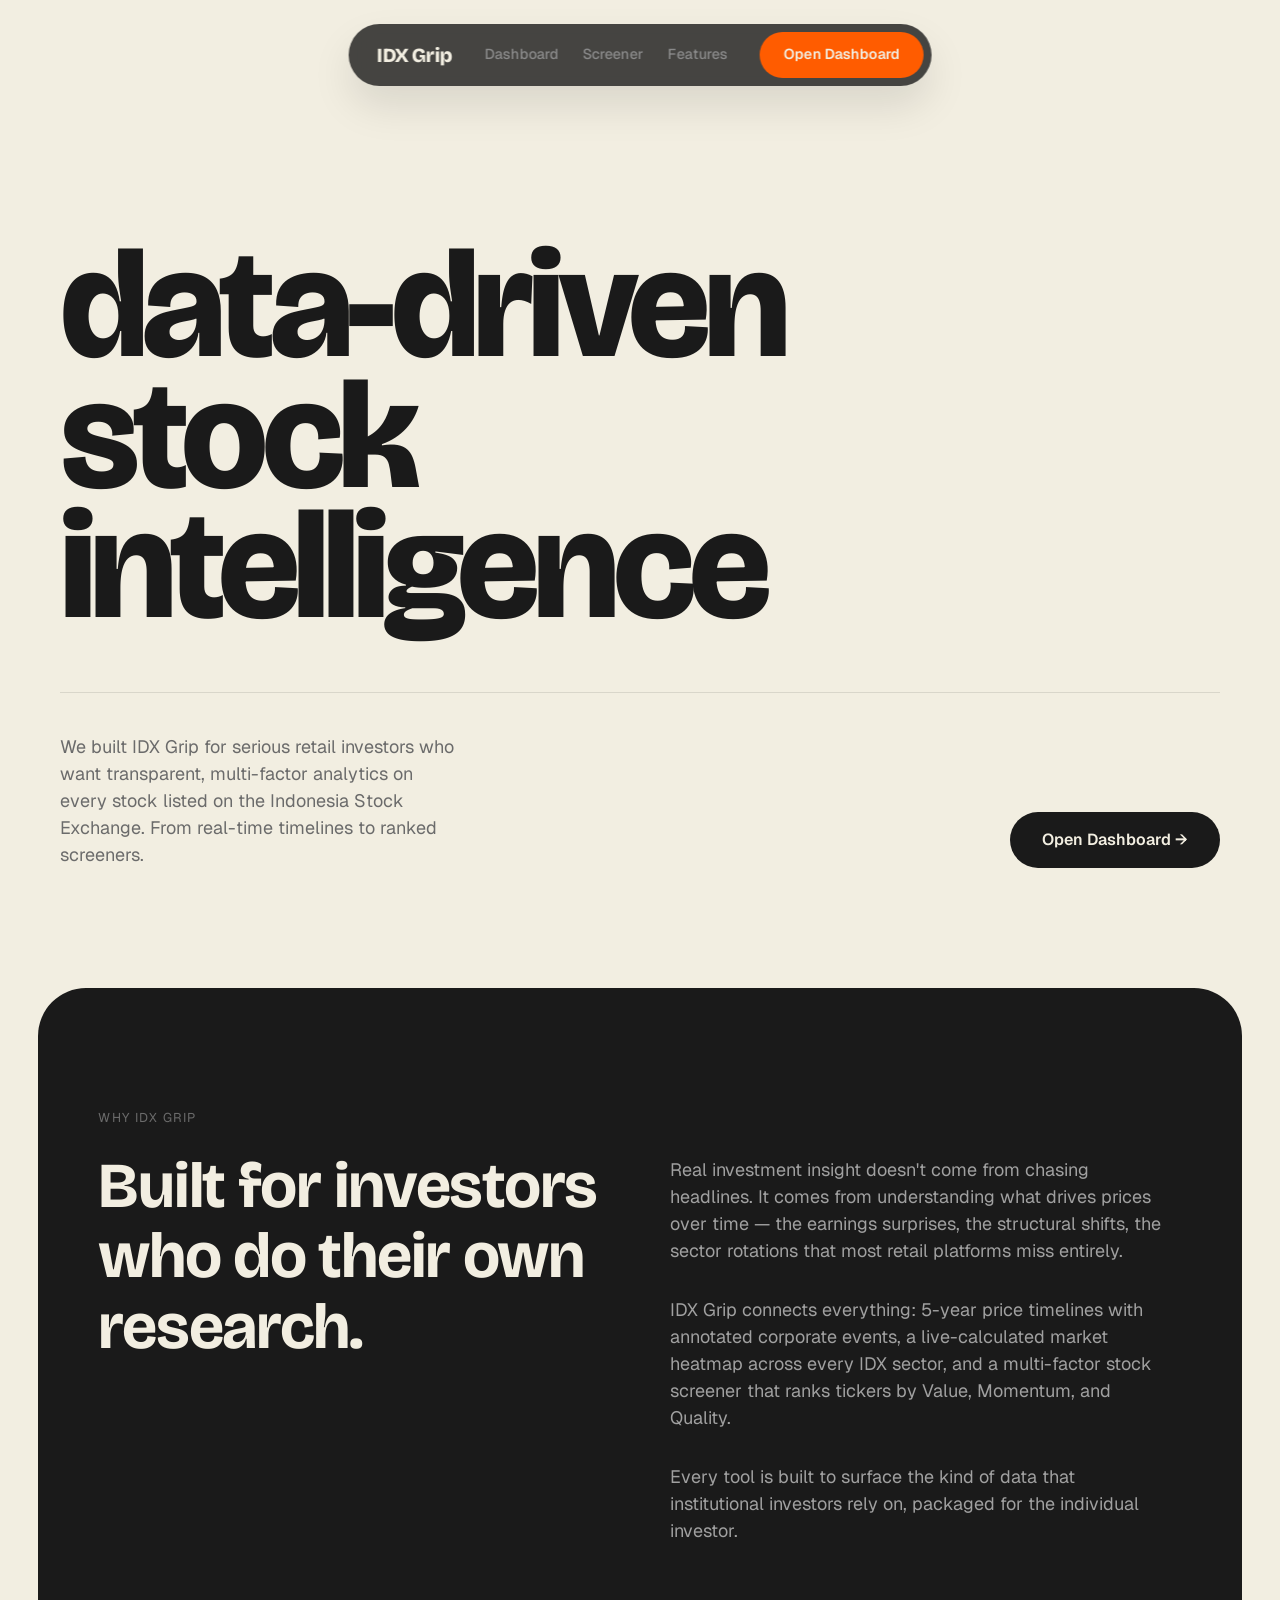
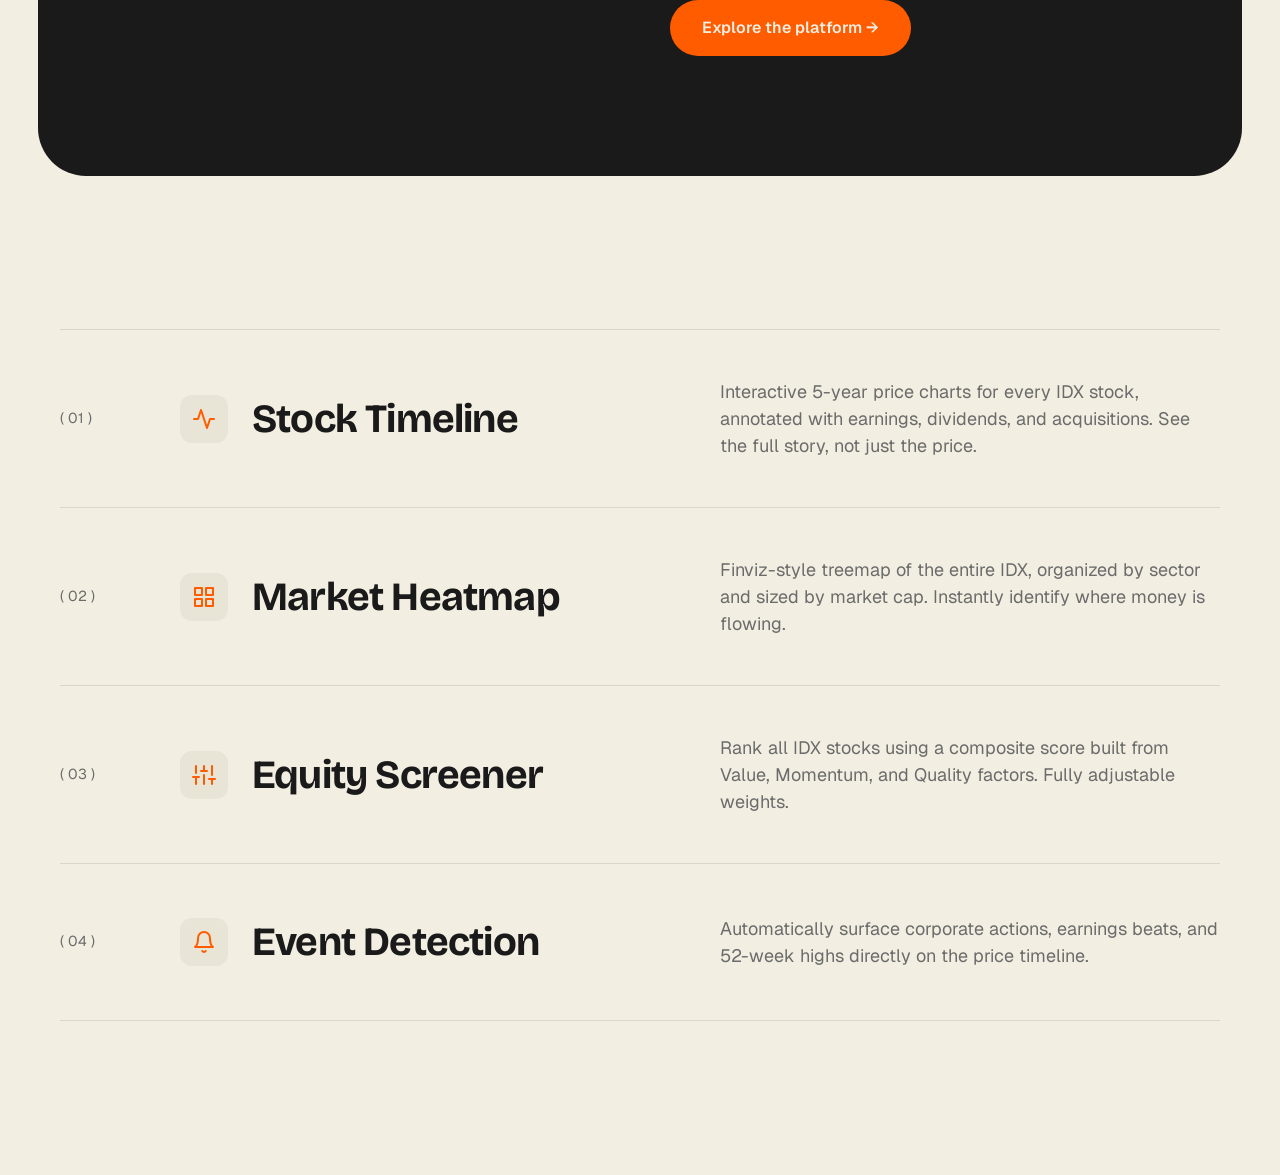
<file: index.html>
<!DOCTYPE html>
<html lang="en">
<head>
    <meta charset="UTF-8">
    <meta name="viewport" content="width=device-width, initial-scale=1.0">
    <title>IDX Grip — Data-Driven IDX Stock Intelligence</title>

    <!-- Google Fonts -->
    <link rel="preconnect" href="https://fonts.googleapis.com">
    <link rel="preconnect" href="https://fonts.gstatic.com" crossorigin>
    <link href="https://fonts.googleapis.com/css2?family=Bricolage+Grotesque:opsz,wght@12..96,700;12..96,800&family=Geist:wght@400;500;600&display=swap" rel="stylesheet">

    <style>
        /* ========================================
           firstinternet.co.uk Inspired Light Theme
           ======================================== */

        *, *::before, *::after { margin: 0; padding: 0; box-sizing: border-box; }

        :root {
            --bg: #F2EEE1;
            --bg-alt: #E8E4D6;
            --bg-dark: #1A1A1A;
            --surface: #E8E4D6;
            --text: #1A1A1A;
            --text-muted: #6B6B6B;
            --text-light: #8A8A8A;
            --accent: #FF5C00;
            --accent-dark: #E05200;
            --accent-deep: #C44800;
            --orange: #FF5C00;
            --radius-sm: 12px;
            --radius-md: 20px;
            --radius-lg: 28px;
            --radius-xl: 40px;
            --font-heading: 'Bricolage Grotesque', sans-serif;
            --font-body: 'Geist', sans-serif;
        }

        html {
            scroll-behavior: smooth;
            -webkit-font-smoothing: antialiased;
            -moz-osx-font-smoothing: grayscale;
        }

        body {
            font-family: var(--font-body);
            background: var(--bg);
            color: var(--text);
            overflow-x: hidden;
            line-height: 1.5;
        }

        a { text-decoration: none; color: inherit; }

        /* ---- Utilities ---- */
        .container {
            max-width: 1400px;
            margin: 0 auto;
            padding: 0 clamp(20px, 5vw, 60px);
        }
        
        .section-padding { padding: clamp(80px, 12vw, 160px) 0; }

        .btn-pill {
            display: inline-flex;
            align-items: center;
            gap: 12px;
            background: var(--accent);
            color: #F2EEE1;
            padding: 16px 32px;
            border-radius: var(--radius-xl);
            font-weight: 600;
            font-size: 1rem;
            transition: all 0.3s ease;
            border: none;
            cursor: pointer;
        }

        .btn-pill:hover {
            background: var(--accent-dark);
            transform: translateY(-2px);
        }

        .btn-pill-dark {
            background: var(--text);
            color: var(--bg);
        }

        .btn-pill-dark:hover {
            background: #000;
        }

        /* ---- Floating Navbar ---- */
        .navbar {
            position: fixed;
            top: 24px;
            left: 50%;
            transform: translateX(-50%);
            z-index: 100;
            background: rgba(26, 26, 26, 0.8);
            backdrop-filter: blur(12px);
            -webkit-backdrop-filter: blur(12px);
            border-radius: var(--radius-xl);
            padding: 8px;
            display: flex;
            align-items: center;
            gap: 32px;
            box-shadow: 0 20px 40px rgba(0, 0, 0, 0.1);
            animation: slideDown 0.8s cubic-bezier(0.16, 1, 0.3, 1) forwards;
        }

        @keyframes slideDown {
            from { opacity: 0; transform: translate(-50%, -40px); }
            to { opacity: 1; transform: translate(-50%, 0); }
        }

        .nav-logo {
            font-family: var(--font-heading);
            font-size: 1.25rem;
            font-weight: 800;
            color: #F2EEE1;
            padding-left: 20px;
            letter-spacing: -0.02em;
        }

        .nav-links {
            display: flex;
            gap: 24px;
        }

        .nav-links a {
            color: #8A8A8A;
            font-size: 0.9rem;
            font-weight: 500;
            transition: color 0.3s ease;
        }

        .nav-links a:hover { color: #F2EEE1; }

        .nav-cta {
            background: var(--accent);
            color: #F2EEE1;
            padding: 12px 24px;
            border-radius: var(--radius-xl);
            font-size: 0.9rem;
            font-weight: 600;
            transition: background 0.3s ease;
        }

        .nav-cta:hover { background: var(--accent-dark); }

        /* ---- Hero Section ---- */
        .hero {
            padding: clamp(180px, 20vw, 240px) 0 clamp(80px, 10vw, 120px);
            position: relative;
        }

        .hero h1 {
            font-family: var(--font-heading);
            font-size: clamp(4rem, 12vw, 11rem);
            font-weight: 800;
            line-height: 0.85;
            letter-spacing: -0.04em;
            color: var(--text);
            margin-bottom: 60px;
            text-transform: lowercase;
            max-width: 1400px;
        }

        .hero h1 span {
            display: block;
        }

        .hero-bottom {
            display: flex;
            justify-content: space-between;
            align-items: flex-end;
            border-top: 1px solid var(--border-color, rgba(0, 0, 0, 0.1));
            padding-top: 40px;
        }

        .hero-desc {
            max-width: 400px;
            font-size: 1.125rem;
            color: var(--text-muted);
        }

        .hero-buttons {
            display: flex;
            gap: 16px;
        }

        /* ---- Why IDX Grip ---- */
        .why-section {
            background: var(--text);
            color: var(--bg);
            border-radius: clamp(24px, 4vw, 48px);
            margin: 0 clamp(16px, 3vw, 48px);
            padding: clamp(60px, 10vw, 120px) 0;
        }

        .why-grid {
            display: grid;
            grid-template-columns: 1fr 1fr;
            gap: 60px;
        }

        .why-title {
            font-size: 0.8rem;
            text-transform: uppercase;
            letter-spacing: 0.1em;
            color: var(--text-muted);
            margin-bottom: 24px;
            display: block;
        }

        .why-left h2 {
            font-family: var(--font-heading);
            font-size: clamp(2.5rem, 5vw, 4.5rem);
            line-height: 1.1;
            letter-spacing: -0.02em;
            max-width: 600px;
        }

        .why-right {
            padding-top: 48px;
        }

        .why-right p {
            font-size: 1.125rem;
            color: #A0A0A0;
            margin-bottom: 32px;
            max-width: 500px;
        }

        /* ---- Services (Features) ---- */
        .services-section {
            padding-top: clamp(80px, 12vw, 160px);
        }

        .service-list {
            border-top: 1px solid var(--border-color, rgba(0, 0, 0, 0.1));
        }

        .service-item {
            display: grid;
            grid-template-columns: auto 1fr 1fr;
            gap: 40px;
            padding: 48px 0;
            border-bottom: 1px solid var(--border-color, rgba(0, 0, 0, 0.1));
            align-items: center;
            transition: background 0.3s ease;
        }

        .service-item:hover {
            background: var(--bg-alt);
        }

        .service-num {
            font-family: var(--font-body);
            color: var(--text-muted);
            font-size: 0.9rem;
            width: 80px;
        }

        .service-title {
            display: flex;
            align-items: center;
            gap: 24px;
        }

        .service-icon {
            width: 48px;
            height: 48px;
            background: var(--bg-alt);
            border-radius: 12px;
            display: flex;
            align-items: center;
            justify-content: center;
        }

        .service-icon svg {
            width: 24px;
            height: 24px;
            stroke: var(--accent);
            fill: none;
            stroke-width: 2;
            stroke-linecap: round;
            stroke-linejoin: round;
        }

        .service-title h3 {
            font-family: var(--font-heading);
            font-size: 2.5rem;
            letter-spacing: -0.02em;
        }

        .service-desc {
            font-size: 1.125rem;
            color: var(--text-muted);
            max-width: 500px;
        }

        /* ---- Responsive ---- */
        @media (max-width: 1024px) {
            .why-grid, .service-item { grid-template-columns: 1fr; gap: 40px; }
            .hero-bottom { flex-direction: column; align-items: flex-start; gap: 40px; }
        }

        @media (max-width: 768px) {
            .navbar { width: 90%; justify-content: space-between; }
            .nav-links { display: none; }
        }
    </style>
</head>
<body>

    <!-- Floating Navbar -->
    <nav class="navbar">
        <a href="dashboard.html" class="nav-logo">IDX Grip</a>
        <div class="nav-links">
            <a href="dashboard.html">Dashboard</a>
            <a href="screener.html">Screener</a>
            <a href="#features">Features</a>
        </div>
        <a href="dashboard.html" class="nav-cta">Open Dashboard</a>
    </nav>

    <!-- Hero Section -->
    <section class="hero">
        <div class="container">
            <h1>
                <span>Data-driven</span>
                <span>stock</span>
                <span>intelligence</span>
            </h1>
            
            <div class="hero-bottom">
                <p class="hero-desc">We built IDX Grip for serious retail investors who want transparent, multi-factor analytics on every stock listed on the Indonesia Stock Exchange. From real-time timelines to ranked screeners.</p>
                <div class="hero-buttons">
                    <a href="dashboard.html" class="btn-pill btn-pill-dark">Open Dashboard →</a>
                </div>
            </div>
        </div>
    </section>

    <!-- Why IDX Grip -->
    <section class="why-section">
        <div class="container">
            <div class="why-grid">
                <div class="why-left">
                    <span class="why-title">Why IDX Grip</span>
                    <h2>Built for investors who do their own research.</h2>
                </div>
                <div class="why-right">
                    <p>Real investment insight doesn't come from chasing headlines. It comes from understanding what drives prices over time — the earnings surprises, the structural shifts, the sector rotations that most retail platforms miss entirely.</p>
                    <p>IDX Grip connects everything: 5-year price timelines with annotated corporate events, a live-calculated market heatmap across every IDX sector, and a multi-factor stock screener that ranks tickers by Value, Momentum, and Quality.</p>
                    <p>Every tool is built to surface the kind of data that institutional investors rely on, packaged for the individual investor.</p>
                    <br>
                    <a href="dashboard.html" class="btn-pill">Explore the platform →</a>
                </div>
            </div>
        </div>
    </section>

    <!-- Features -->
    <section class="services-section section-padding" id="features">
        <div class="container">
            <div class="service-list">
                <!-- 01 -->
                <div class="service-item">
                    <div class="service-num">( 01 )</div>
                    <div class="service-title">
                        <div class="service-icon">
                            <svg viewBox="0 0 24 24"><path d="M22 12h-4l-3 9L9 3l-3 9H2"/></svg>
                        </div>
                        <h3>Stock Timeline</h3>
                    </div>
                    <div class="service-desc">Interactive 5-year price charts for every IDX stock, annotated with earnings, dividends, and acquisitions. See the full story, not just the price.</div>
                </div>

                <!-- 02 -->
                <div class="service-item">
                    <div class="service-num">( 02 )</div>
                    <div class="service-title">
                        <div class="service-icon">
                            <svg viewBox="0 0 24 24"><rect x="3" y="3" width="7" height="7"/><rect x="14" y="3" width="7" height="7"/><rect x="14" y="14" width="7" height="7"/><rect x="3" y="14" width="7" height="7"/></svg>
                        </div>
                        <h3>Market Heatmap</h3>
                    </div>
                    <div class="service-desc">Finviz-style treemap of the entire IDX, organized by sector and sized by market cap. Instantly identify where money is flowing.</div>
                </div>

                <!-- 03 -->
                <div class="service-item">
                    <div class="service-num">( 03 )</div>
                    <div class="service-title">
                        <div class="service-icon">
                            <svg viewBox="0 0 24 24"><path d="M4 21v-7M4 10V3M12 21v-9M12 8V3M20 21v-5M20 12V3M1 14h6M9 8h6M17 16h6"/></svg>
                        </div>
                        <h3>Equity Screener</h3>
                    </div>
                    <div class="service-desc">Rank all IDX stocks using a composite score built from Value, Momentum, and Quality factors. Fully adjustable weights.</div>
                </div>

                <!-- 04 -->
                <div class="service-item">
                    <div class="service-num">( 04 )</div>
                    <div class="service-title">
                        <div class="service-icon">
                            <svg viewBox="0 0 24 24"><path d="M18 8A6 6 0 0 0 6 8c0 7-3 9-3 9h18s-3-2-3-9M13.73 21a2 2 0 0 1-3.46 0"/></svg>
                        </div>
                        <h3>Event Detection</h3>
                    </div>
                    <div class="service-desc">Automatically surface corporate actions, earnings beats, and 52-week highs directly on the price timeline.</div>
                </div>
            </div>
        </div>
    </section>

</body>
</html>
</file>
